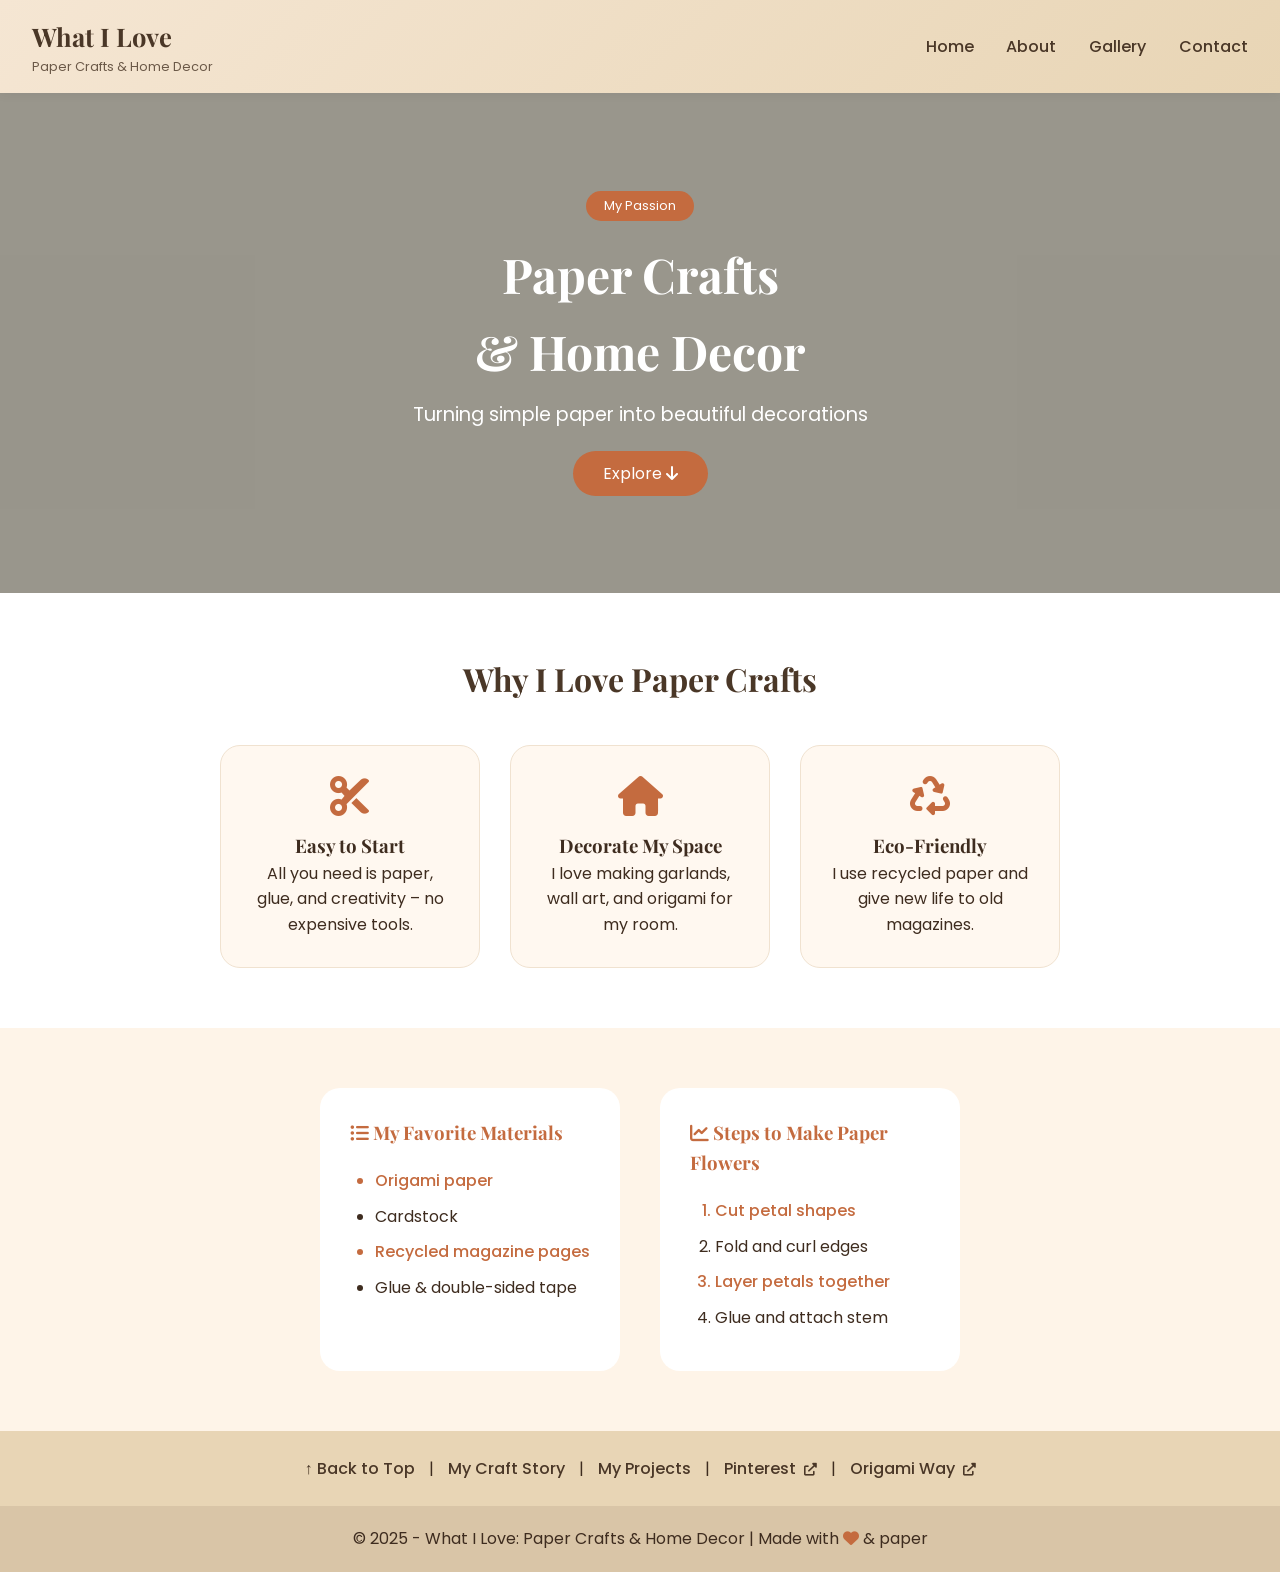
<file: index.html>
<!DOCTYPE html>
<html lang="en">
<head>
    <meta charset="UTF-8">
    <meta name="viewport" content="width=device-width, initial-scale=1.0">
    <title>What I Love - Paper Crafts & Home Decor</title>
    <!-- Google Fonts -->
    <link href="https://fonts.googleapis.com/css2?family=Poppins:wght@300;400;600;700&family=Playfair+Display:wght@400;600&display=swap" rel="stylesheet">
    <!-- Font Awesome Icons -->
    <link rel="stylesheet" href="https://cdnjs.cloudflare.com/ajax/libs/font-awesome/6.0.0/css/all.min.css">
    <!-- CSS -->
    <link rel="stylesheet" href="styles/index.css">
</head>
<body>

    <header>
        <div class="logo">
            <h1>What I Love</h1>
            <p>Paper Crafts & Home Decor</p>
        </div>
        <nav>
            <a href="index.html">Home</a>
            <a href="about.html">About</a>
            <a href="gallery.html">Gallery</a>
            <a href="contact.html">Contact</a>
        </nav>
    </header>

    <section class="hero">
        <div class="hero-content">
            <span class="tag">My Passion</span>
            <h2>Paper Crafts <br>& Home Decor</h2>
            <p>Turning simple paper into beautiful decorations</p>
            <a href="#why" class="btn">Explore <i class="fas fa-arrow-down"></i></a>
        </div>
    </section>

    <section class="why" id="why">
        <h2>Why I Love Paper Crafts</h2>
        <div class="reasons">
            <div class="reason-card">
                <i class="fas fa-scissors"></i>
                <h3>Easy to Start</h3>
                <p>All you need is paper, glue, and creativity – no expensive tools.</p>
            </div>
            <div class="reason-card">
                <i class="fas fa-home"></i>
                <h3>Decorate My Space</h3>
                <p>I love making garlands, wall art, and origami for my room.</p>
            </div>
            <div class="reason-card">
                <i class="fas fa-recycle"></i>
                <h3>Eco-Friendly</h3>
                <p>I use recycled paper and give new life to old magazines.</p>
            </div>
        </div>
    </section>

    <section class="lists-section">
        <div class="list-box">
            <h3><i class="fas fa-list-ul"></i> My Favorite Materials</h3>
            <ul>
                <li>Origami paper</li>
                <li>Cardstock</li>
                <li>Recycled magazine pages</li>
                <li>Glue & double-sided tape</li>
            </ul>
        </div>
        <div class="list-box">
            <h3><i class="fas fa-chart-line"></i> Steps to Make Paper Flowers</h3>
            <ol>
                <li>Cut petal shapes</li>
                <li>Fold and curl edges</li>
                <li>Layer petals together</li>
                <li>Glue and attach stem</li>
            </ol>
        </div>
    </section>
    <section class="links">
        <p>
            <a href="#top">↑ Back to Top</a> |
            <a href="about.html">My Craft Story</a> |
            <a href="gallery.html">My Projects</a> |
            <a href="https://www.pinterest.com/papercraftideas/" target="_blank" title="Paper craft ideas">Pinterest <i class="fas fa-external-link-alt"></i></a> |
            <a href="https://www.origamiway.com/" target="_blank" title="Learn origami">Origami Way <i class="fas fa-external-link-alt"></i></a>
        </p>
    </section>
       <footer>
        <p>© 2025 - What I Love: Paper Crafts & Home Decor | Made with <i class="fas fa-heart"></i> & paper</p>
    </footer>

</body>
</html>
</file>
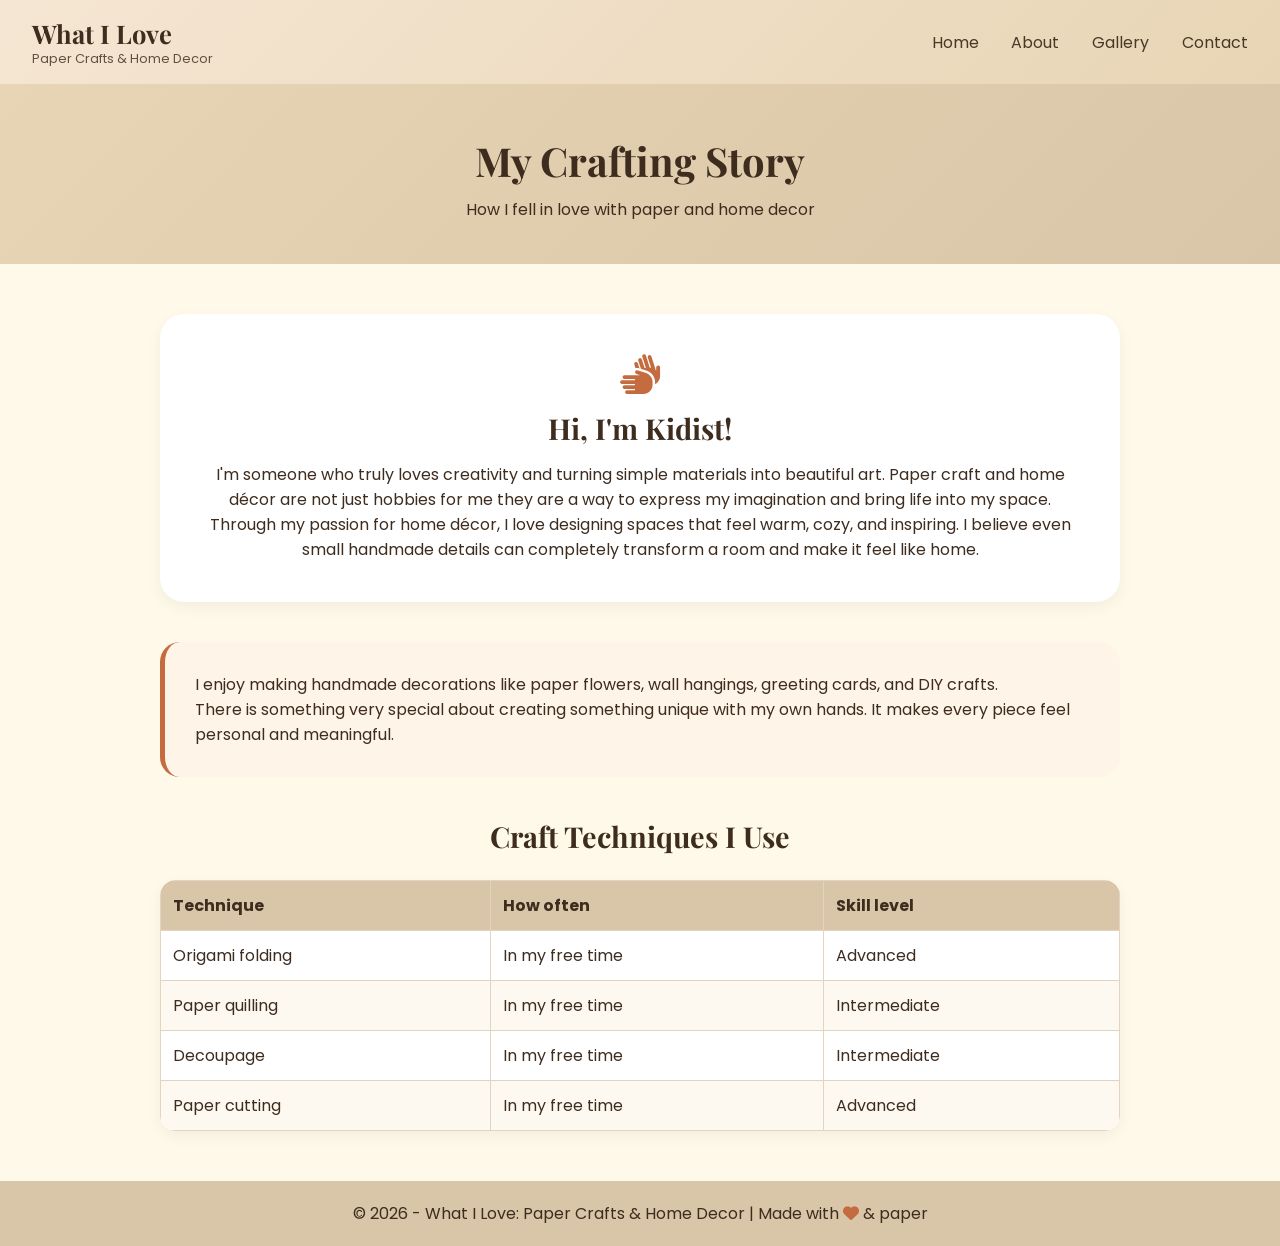
<file: about.html>
<!DOCTYPE html>
<html lang="en">
<head>
    <meta charset="UTF-8">
    <meta name="viewport" content="width=device-width, initial-scale=1.0">
    <title>About Me - Paper Crafts</title>
    <link href="https://fonts.googleapis.com/css2?family=Poppins:wght@300;400;600;700&family=Playfair+Display:wght@400;600&display=swap" rel="stylesheet">
    <link rel="stylesheet" href="https://cdnjs.cloudflare.com/ajax/libs/font-awesome/6.0.0/css/all.min.css">
    <link rel="stylesheet" href="styles/about.css">
</head>
<body>

    <header>
        <div class="logo">
            <h1> What I Love</h1>
            <p>Paper Crafts & Home Decor</p>
        </div>
        <nav>
            <a href="index.html">Home</a>
            <a href="about.html">About</a>
            <a href="gallery.html">Gallery</a>
            <a href="contact.html">Contact</a>
        </nav>
    </header>

    <main>
        <section class="about-hero">
            <h2>My Crafting Story</h2>
            <p>How I fell in love with paper and home decor</p>
        </section>

        <section class="about-content">
            <div class="bio">
                <i class="fas fa-hands"></i>
                <h3>Hi, I'm Kidist!</h3>
                <p>I'm someone who truly loves creativity and turning simple materials into beautiful art. 
Paper craft and home décor are not just hobbies for me they are a way to express my imagination and bring life into my space.</p>
<p>Through my passion for home décor, I love designing spaces that feel warm, cozy, and inspiring. 
I believe even small handmade details can completely transform a room and make it feel like home.</p>
            </div>

            <div class="enjoy">

                <p>I enjoy making handmade decorations like paper flowers, wall hangings, greeting cards, and DIY crafts.</p>
                <p>There is something very special about creating something unique with my own hands. It makes every piece feel personal and meaningful.</p>
            </div>

            <div class="skills">
                <h3>Craft Techniques I Use</h3>
                <table class="skills-table">
                    <thead><tr><th>Technique</th><th>How often</th><th>Skill level</th></tr></thead>
                    <tbody>
                        <tr><td>Origami folding</td><td>In my free time</td><td>Advanced</td></tr>
                        <tr><td>Paper quilling</td><td>In my free time</td><td>Intermediate</td></tr>
                        <tr><td>Decoupage</td><td>In my free time</td><td>Intermediate</td></tr>
                        <tr><td>Paper cutting</td><td>In my free time</td><td>Advanced</td></tr>
                    </tbody>
                </table>
            </div>
        </section>
    </main>
    

    <footer>
        <p>© 2026 - What I Love: Paper Crafts & Home Decor | Made with <i class="fas fa-heart"></i> & paper</p>
    </footer>

</body>
</html>
</file>
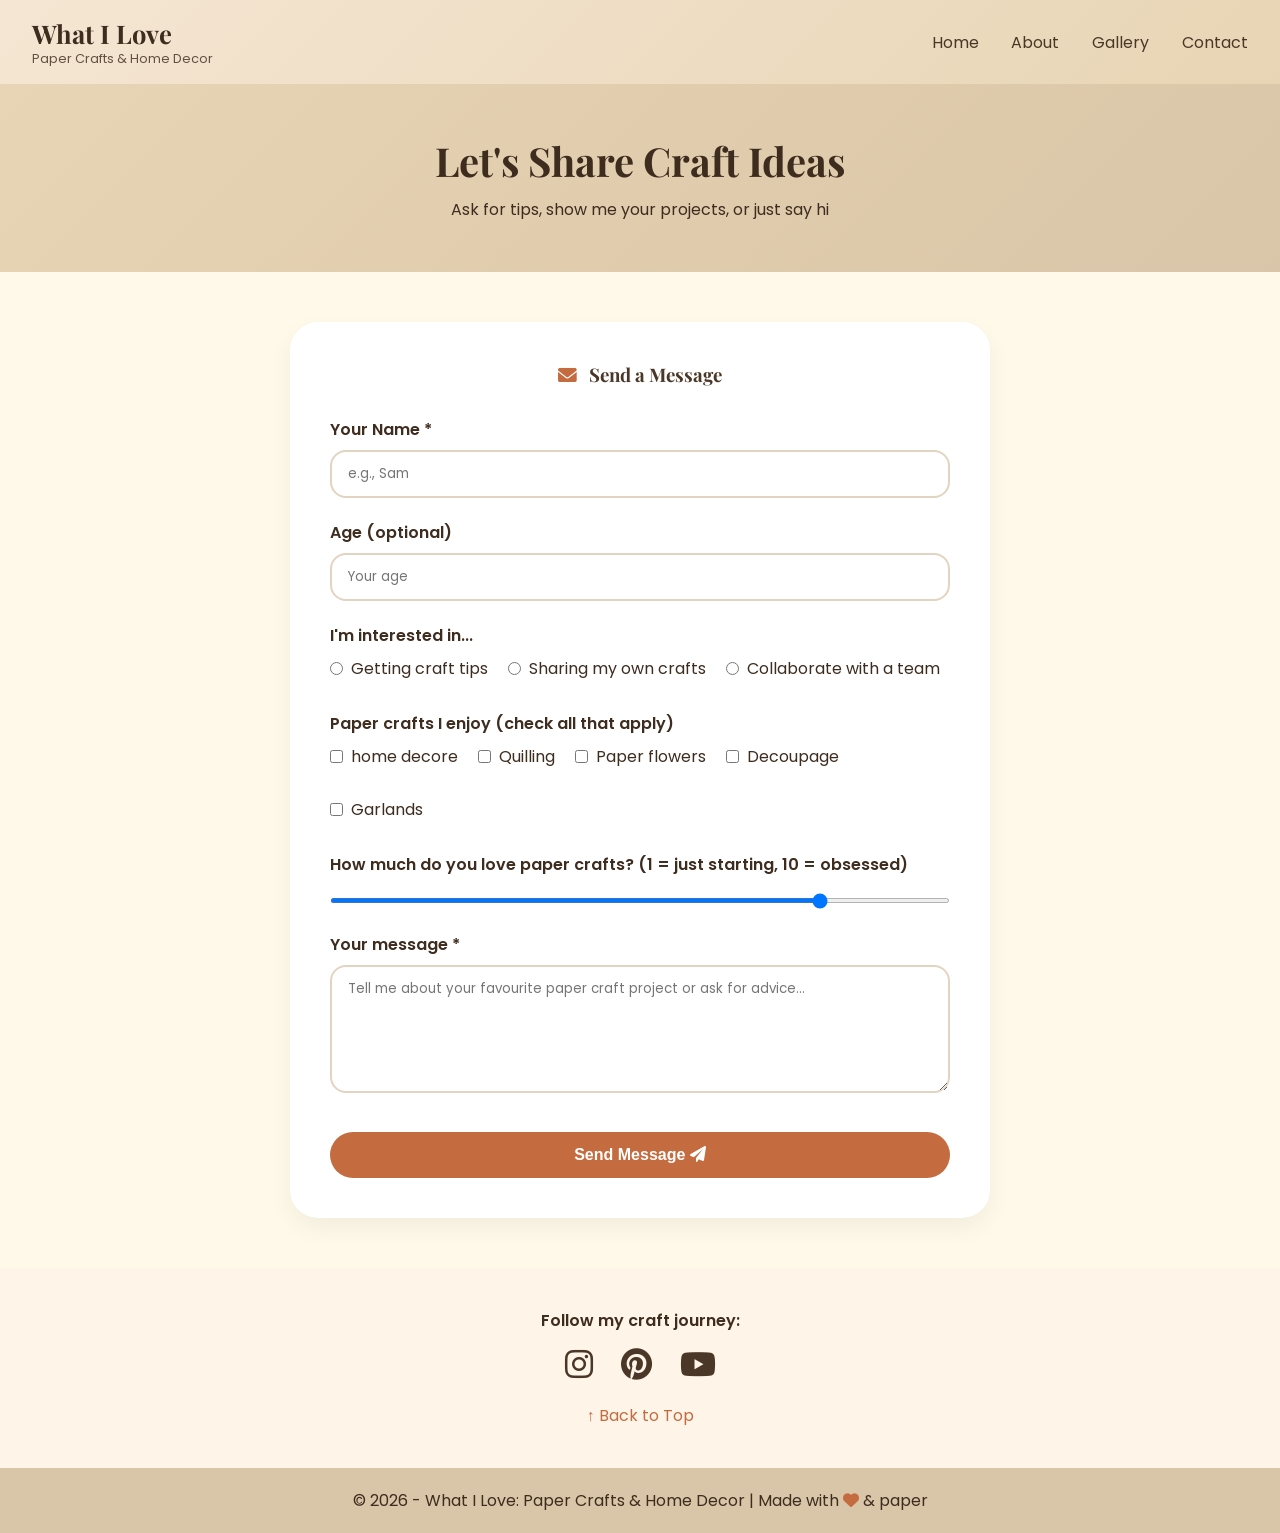
<file: contact.html>
<!DOCTYPE html>
<html lang="en">
<head>
    <meta charset="UTF-8">
    <meta name="viewport" content="width=device-width, initial-scale=1.0">
    <title>Contact - Paper Crafts</title>
    <link href="https://fonts.googleapis.com/css2?family=Poppins:wght@300;400;600;700&family=Playfair+Display:wght@400;600&display=swap" rel="stylesheet">
    <link rel="stylesheet" href="https://cdnjs.cloudflare.com/ajax/libs/font-awesome/6.0.0/css/all.min.css">
    <link rel="stylesheet" href="styles/contact.css">
</head>
<body>

    <header>
        <div class="logo">
            <h1> What I Love</h1>
            <p>Paper Crafts & Home Decor</p>
        </div>
        <nav>
            <a href="index.html">Home</a>
            <a href="about.html">About</a>
            <a href="gallery.html">Gallery</a>
            <a href="contact.html">Contact</a>
        </nav>
    </header>

    <main>
        <section class="contact-hero">
            <h2>Let's Share Craft Ideas</h2>
            <p>Ask for tips, show me your projects, or just say hi</p>
        </section>

        <form class="contact-form">
            <h3><i class="fas fa-envelope"></i> Send a Message</h3>

            <div class="form-group">
                <label for="name">Your Name *</label>
                <input type="text" id="name" name="name" required placeholder="e.g., Sam">
            </div>

            <div class="form-group">
                <label for="age">Age (optional)</label>
                <input type="number" id="age" name="age" placeholder="Your age">
            </div>

            <div class="form-group">
                <label>I'm interested in...</label>
                <div class="radio-group">
                    <label><input type="radio" name="interest" value="tips"> Getting craft tips</label>
                    <label><input type="radio" name="interest" value="share"> Sharing my own crafts</label>
                    <label><input type="radio" name="interest" value="collab"> Collaborate with a team</label>
                </div>
            </div>

            <div class="form-group">
                <label>Paper crafts I enjoy (check all that apply)</label>
                <div class="checkbox-group">
                    <label><input type="checkbox" name="craft" value="origami"> home decore</label>
                    <label><input type="checkbox" name="craft" value="quilling"> Quilling</label>
                    <label><input type="checkbox" name="craft" value="flowers"> Paper flowers</label>
                    <label><input type="checkbox" name="craft" value="decoupage"> Decoupage</label>
                    <label><input type="checkbox" name="craft" value="garlands"> Garlands</label>
                </div>
            </div>

            <div class="form-group">
                <label for="skill">How much do you love paper crafts? (1 = just starting, 10 = obsessed)</label>
                <input type="range" id="skill" name="skill" min="0" max="10" value="8">
            </div>

            <div class="form-group">
                <label for="message">Your message *</label>
                <textarea id="message" name="message" rows="5" required placeholder="Tell me about your favourite paper craft project or ask for advice..."></textarea>
            </div>

            <button type="submit" class="submit-btn">Send Message <i class="fas fa-paper-plane"></i></button>
        </form>

        <div class="social">
            <p>Follow my craft journey:</p>
            <div class="social-icons">
                <i class="fab fa-instagram"></i>
                <i class="fab fa-pinterest"></i>
                <i class="fab fa-youtube"></i>
            </div>
            <a href="#top" class="back-link">↑ Back to Top</a>
        </div>
    </main>

    <footer>
        <p>© 2026 - What I Love: Paper Crafts & Home Decor | Made with <i class="fas fa-heart"></i> & paper</p>
    </footer>

</body>
</html>
</file>
<file: styles/index.css>
* {
  margin: 0;
  padding: 0;
  box-sizing: border-box;
}

body {
  font-family: "Poppins", sans-serif;
  background-color: #fef9e8; /* warm paper tone */
  color: #3e2c1f;
  line-height: 1.6;
}

h1,h2,h3 {
  font-family: "Playfair Display", serif;
}

/* HEADER (sticky + gradient)*/
header {
  background: linear-gradient(135deg, #f5e6d3, #e8d5b5);
  color: #4a3727;
  padding: 1rem 2rem;
  display: flex;
  justify-content: space-between;
  align-items: center;
  flex-wrap: wrap;
  position: sticky;
  top: 0;
  z-index: 100;
  box-shadow: 0 2px 10px rgba(0, 0, 0, 0.05);
}

.logo h1 {
  font-size: 1.6rem;
}

.logo p {
  font-size: 0.8rem;
  opacity: 0.8;
}

nav a {
  color: #4a3727;
  text-decoration: none;
  margin-left: 1.8rem;
  font-weight: 500;
  transition: 0.3s;
}

nav a:hover {
  color: #c46b3f;
  transform: translateY(-2px);
}

/*  HERO background image + pseudo‑element overlay */
.hero {
  background-image: url("https://cms.interiorcompany.com/wp-content/uploads/2024/08/paper-lantern-art-craft-ideas-for-wall-decoration.jpg");
  background-size: cover;
  background-position: center;
  background-repeat: no-repeat;
  height: 500px;
  display: flex;
  align-items: center;
  justify-content: center;
  text-align: center;
  position: relative;
}

.hero::before {
  content: "";
  position: absolute;
  top: 0;
  left: 0;
  width: 100%;
  height: 100%;
  background: rgba(0, 0, 0, 0.4);
  z-index: 1;
}

.hero-content {
  position: relative;
  z-index: 2;
  color: white;
  animation: fadeUp 0.8s ease;
}

@keyframes fadeUp {
  from {
    opacity: 0;
    transform: translateY(30px);
  }
  to {
    opacity: 1;
    transform: translateY(0);
  }
}

.tag {
  background: #c46b3f;
  padding: 5px 18px;
  border-radius: 30px;
  font-size: 0.8rem;
  display: inline-block;
  margin-bottom: 15px;
}

.hero-content h2 {
  font-size: 3rem;
  margin-bottom: 10px;
}

.hero-content p {
  font-size: 1.2rem;
  margin-bottom: 20px;
}

.btn {
  background: #c46b3f;
  color: white;
  padding: 10px 30px;
  text-decoration: none;
  border-radius: 40px;
  display: inline-block;
  transition: 0.3s;
}

.btn:hover {
  background: #a5532a;
  transform: scale(1.05);
}

/*  WHY SECTION (flexbox) */
.why {
  padding: 60px 20px;
  text-align: center;
  background: white;
}

.why h2 {
  font-size: 2rem;
  margin-bottom: 40px;
  color: #4a3727;
}

.reasons {
  display: flex;
  justify-content: center;
  gap: 30px;
  flex-wrap: wrap;
}

.reason-card {
  background: #fff8f0;
  padding: 30px;
  border-radius: 20px;
  width: 260px;
  transition: all 0.3s;
  border: 1px solid #f0e2d0;
}

.reason-card:hover {
  transform: translateY(-8px);
  box-shadow: 0 12px 25px rgba(0, 0, 0, 0.1);
  border-color: #c46b3f;
}

.reason-card i {
  font-size: 40px;
  color: #c46b3f;
  margin-bottom: 15px;
}

/* ---------- LISTS SECTION (unordered + ordered) ---------- */
.lists-section {
  display: flex;
  justify-content: center;
  gap: 40px;
  padding: 60px 20px;
  background: #fef4e8;
  flex-wrap: wrap;
}

.list-box {
  background: white;
  padding: 30px;
  border-radius: 20px;
  width: 300px;
}

.list-box h3 {
  margin-bottom: 20px;
  color: #c46b3f;
}

.list-box ul,
.list-box ol {
  padding-left: 25px;
}

.list-box li {
  margin: 10px 0;
}

/* pseudo-class :nth-child */
.list-box li:nth-child(odd) {
  color: #c46b3f;
  font-weight: 500;
}
/* ---------- LINKS SECTION (internal + external) ---------- */
.links {
  background: #e8d5b5;
  text-align: center;
  padding: 25px;
}

.links a {
  color: #4a3727;
  text-decoration: none;
  margin: 0 10px;
  font-weight: 500;
}

.links a:hover {
  color: #c46b3f;
  text-decoration: underline;
}

/* external link icon */
.links a i {
  font-size: 0.8rem;
  margin-left: 4px;
}
/*  FOOTER */
footer {
  background: #d9c5a7;
  color: #3e2c1f;
  text-align: center;
  padding: 20px;
}

footer i {
  color: #c46b3f;
}

/* MEDIA QUERIES (responsive)  */
/* Tablet */
@media (max-width: 1024px) {
    .hero-content h2 {
        font-size: 2.5rem;
    }
    .reasons {
        gap: 20px;
    }
    .reason-card {
        width: 240px;
    }
}

/* Mobile */
@media (max-width: 600px) {
    header {
        flex-direction: column;
        text-align: center;
    }
    nav {
        margin-top: 15px;
    }
    nav a {
        margin: 0 12px;
        display: inline-block;
    }
    .hero {
        height: 400px;
    }
    .hero-content h2 {
        font-size: 1.8rem;
    }
    .hero-content p {
        font-size: 1rem;
    }
    .reasons {
        flex-direction: column;
        align-items: center;
    }
    .reason-card {
        width: 90%;
    }
    .lists-section {
        flex-direction: column;
        align-items: center;
    }
    .list-box {
        width: 90%;
    }
    .links a {
        display: inline-block;
        margin: 5px;
    }
}
</file>
<file: styles/about.css>
/* ============================================
   ABOUT.CSS - Paper crafts about page
   ============================================ */

* {
    margin: 0;
    padding: 0;
    box-sizing: border-box;
}

body {
    font-family: 'Poppins', sans-serif;
    background-color: #fef9e8;
    color: #3e2c1f;
}

h1, h2, h3 {
    font-family: 'Playfair Display', serif;
}

/* Header (same as index) */
header {
    background: linear-gradient(135deg, #f5e6d3, #e8d5b5);
    padding: 1rem 2rem;
    display: flex;
    justify-content: space-between;
    align-items: center;
    flex-wrap: wrap;
    position: sticky;
    top: 0;
    z-index: 100;
}

.logo h1 {
    font-size: 1.6rem;
}
.logo p {
    font-size: 0.8rem;
    opacity: 0.8;
}

nav a {
    color: #4a3727;
    text-decoration: none;
    margin-left: 1.8rem;
    transition: 0.3s;
}

nav a:hover {
    color: #c46b3f;
}

/* About hero (gradient) */
.about-hero {
    background: linear-gradient(135deg, #e8d5b5, #d9c5a7);
    color: #3e2c1f;
    text-align: center;
    padding: 50px 20px;
    height: 180px;
}

.about-hero h2 {
    font-size: 2.5rem;
    margin-bottom: 10px;
}

/* Content */
.about-content {
    max-width: 1000px;
    margin: 0 auto;
    padding: 50px 20px;
}

.bio {
    background: white;
    padding: 40px;
    border-radius: 24px;
    text-align: center;
    margin-bottom: 40px;
    box-shadow: 0 5px 15px rgba(0,0,0,0.05);
}

.bio i {
    font-size: 40px;
    color: #c46b3f;
    margin-bottom: 15px;
}

.bio h3 {
    font-size: 1.8rem;
    margin-bottom: 15px;
}

.enjoy {
    background: #fef4e8;
    padding: 30px;
    border-radius: 20px;
    margin-bottom: 40px;
    border-left: 5px solid #c46b3f;
}

/* Skills table */
.skills h3 {
    text-align: center;
    font-size: 1.8rem;
    margin-bottom: 25px;
}

.skills-table {
    width: 100%;
    border-collapse: collapse;
    background: white;
    border-radius: 16px;
    overflow: hidden;
    box-shadow: 0 5px 15px rgba(0,0,0,0.05);
}

.skills-table th, .skills-table td {
    border: 1px solid #e2d4c0;
    padding: 12px;
    text-align: left;
}

.skills-table th {
    background: #d9c5a7;
    color: #3e2c1f;
}

.skills-table tr:nth-child(even) {
    background: #fef9f0;
}

.skills-table tr:hover {
    background: #f5e6d3;
}

/* Footer */
footer {
    background: #d9c5a7;
    text-align: center;
    padding: 20px;
    color: #3e2c1f;
}

footer i {
    color: #c46b3f;
}

/* Media Queries */
/* Tablet */
@media (max-width: 1024px) {
    .about-hero h2 {
        font-size: 2rem;
    }
    .bio {
        padding: 30px;
    }
    .skills-table {
        font-size: 14px;
    }
}

/* Mobile */
@media (max-width: 600px) {
    header {
        flex-direction: column;
        text-align: center;
    }
    nav {
        margin-top: 15px;
    }
    nav a {
        margin: 0 12px;
    }
    .about-hero h2 {
        font-size: 1.6rem;
    }
    .bio {
        padding: 20px;
    }
    .bio h3 {
        font-size: 1.4rem;
    }
    .skills-table {
        font-size: 11px;
    }
    .skills-table th, .skills-table td {
        padding: 8px;
    }
}
</file>
<file: styles/contact.css>
* {
    margin: 0;
    padding: 0;
    box-sizing: border-box;
}

body {
    font-family: 'Poppins', sans-serif;
    background-color: #fef9e8;
    color: #3e2c1f;
}

h1, h2, h3 {
    font-family: 'Playfair Display', serif;
}

/* Header */
header {
    background: linear-gradient(135deg, #f5e6d3, #e8d5b5);
    padding: 1rem 2rem;
    display: flex;
    justify-content: space-between;
    align-items: center;
    flex-wrap: wrap;
    position: sticky;
    top: 0;
}
.logo h1 {
    font-size: 1.6rem;
}
.logo p {
    font-size: 0.8rem;
    opacity: 0.8;
}

nav a {
    color: #4a3727;
    text-decoration: none;
    margin-left: 1.8rem;
    transition: 0.3s;
}

nav a:hover {
    color: #c46b3f;
}

/* Contact hero */
.contact-hero {
    background: linear-gradient(135deg, #e8d5b5, #d9c5a7);
    text-align: center;
    padding: 50px 20px;
}

.contact-hero h2 {
    font-size: 2.5rem;
    margin-bottom: 10px;
}

/* ========== FORM STYLES ========== */
.contact-form {
    max-width: 700px;
    margin: 50px auto;
    padding: 40px;
    background: white;
    border-radius: 28px;
    box-shadow: 0 10px 25px rgba(0,0,0,0.05);
}

.contact-form h3 {
    text-align: center;
    margin-bottom: 30px;
    color: #4a3727;
}

.contact-form h3 i {
    color: #c46b3f;
    margin-right: 8px;
}

.form-group {
    margin-bottom: 22px;
}

label {
    display: block;
    margin-bottom: 8px;
    font-weight: 600;
}

input, textarea, select {
    width: 100%;
    padding: 12px 16px;
    border: 2px solid #e2d4c0;
    border-radius: 16px;
    font-family: 'Poppins', sans-serif;
    transition: all 0.3s;
    background: white;
}

/* focus + hover pseudo-classes */
input:focus, textarea:focus, select:focus {
    border-color: #c46b3f;
    outline: none;
    box-shadow: 0 0 0 3px rgba(196, 107, 63, 0.1);
}

input:hover, textarea:hover, select:hover {
    border-color: #c46b3f;
}

/* radio & checkbox groups */
.radio-group, .checkbox-group {
    display: flex;
    flex-wrap: wrap;
    gap: 20px;
    align-items: center;
}

.radio-group label, .checkbox-group label {
    display: inline-flex;
    align-items: center;
    gap: 8px;
    font-weight: normal;
    cursor: pointer;
}

.radio-group input, .checkbox-group input {
    width: auto;
    margin: 0;
}

/* range slider */
input[type="range"] {
    padding: 0;
    height: 5px;
}

/* submit button */
.submit-btn {
    width: 100%;
    background: #c46b3f;
    color: white;
    border: none;
    padding: 14px;
    font-size: 1rem;
    font-weight: 600;
    border-radius: 40px;
    cursor: pointer;
    transition: all 0.3s;
    margin-top: 10px;
}

.submit-btn:hover {
    background: #a5532a;
    transform: translateY(-3px);
    box-shadow: 0 8px 20px rgba(196, 107, 63, 0.3);
}

/* social section */
.social {
    text-align: center;
    padding: 40px 20px;
    background: #fef4e8;
}

.social p {
    margin-bottom: 15px;
    font-weight: 600;
}

.social-icons i {
    font-size: 2rem;
    margin: 0 12px;
    color: #4a3727;
    cursor: pointer;
    transition: 0.3s;
}

.social-icons i:hover {
    color: #c46b3f;
    transform: scale(1.1);
}

.back-link {
    display: inline-block;
    margin-top: 20px;
    color: #c46b3f;
    text-decoration: none;
}

.back-link:hover {
    text-decoration: underline;
}

/* Footer */
footer {
    background: #d9c5a7;
    text-align: center;
    padding: 20px;
    color: #3e2c1f;
}

footer i {
    color: #c46b3f;
}

/* Media Queries */
/* Tablet */
@media (max-width: 1024px) {
    .contact-hero h2 {
        font-size: 2rem;
    }
    .contact-form {
        margin: 40px 30px;
        padding: 35px;
    }
    .radio-group, .checkbox-group {
        gap: 15px;
    }
}

/* Mobile */
@media (max-width: 600px) {
    header {
        flex-direction: column;
        text-align: center;
    }
    nav {
        margin-top: 15px;
    }
    nav a {
        margin: 0 12px;
    }
    .contact-hero h2 {
        font-size: 1.6rem;
    }
    .contact-form {
        margin: 30px 15px;
        padding: 25px;
    }
    .radio-group, .checkbox-group {
        flex-direction: column;
        gap: 10px;
        align-items: flex-start;
    }
    .social-icons i {
        font-size: 1.6rem;
        margin: 0 10px;
    }
}
</file>
